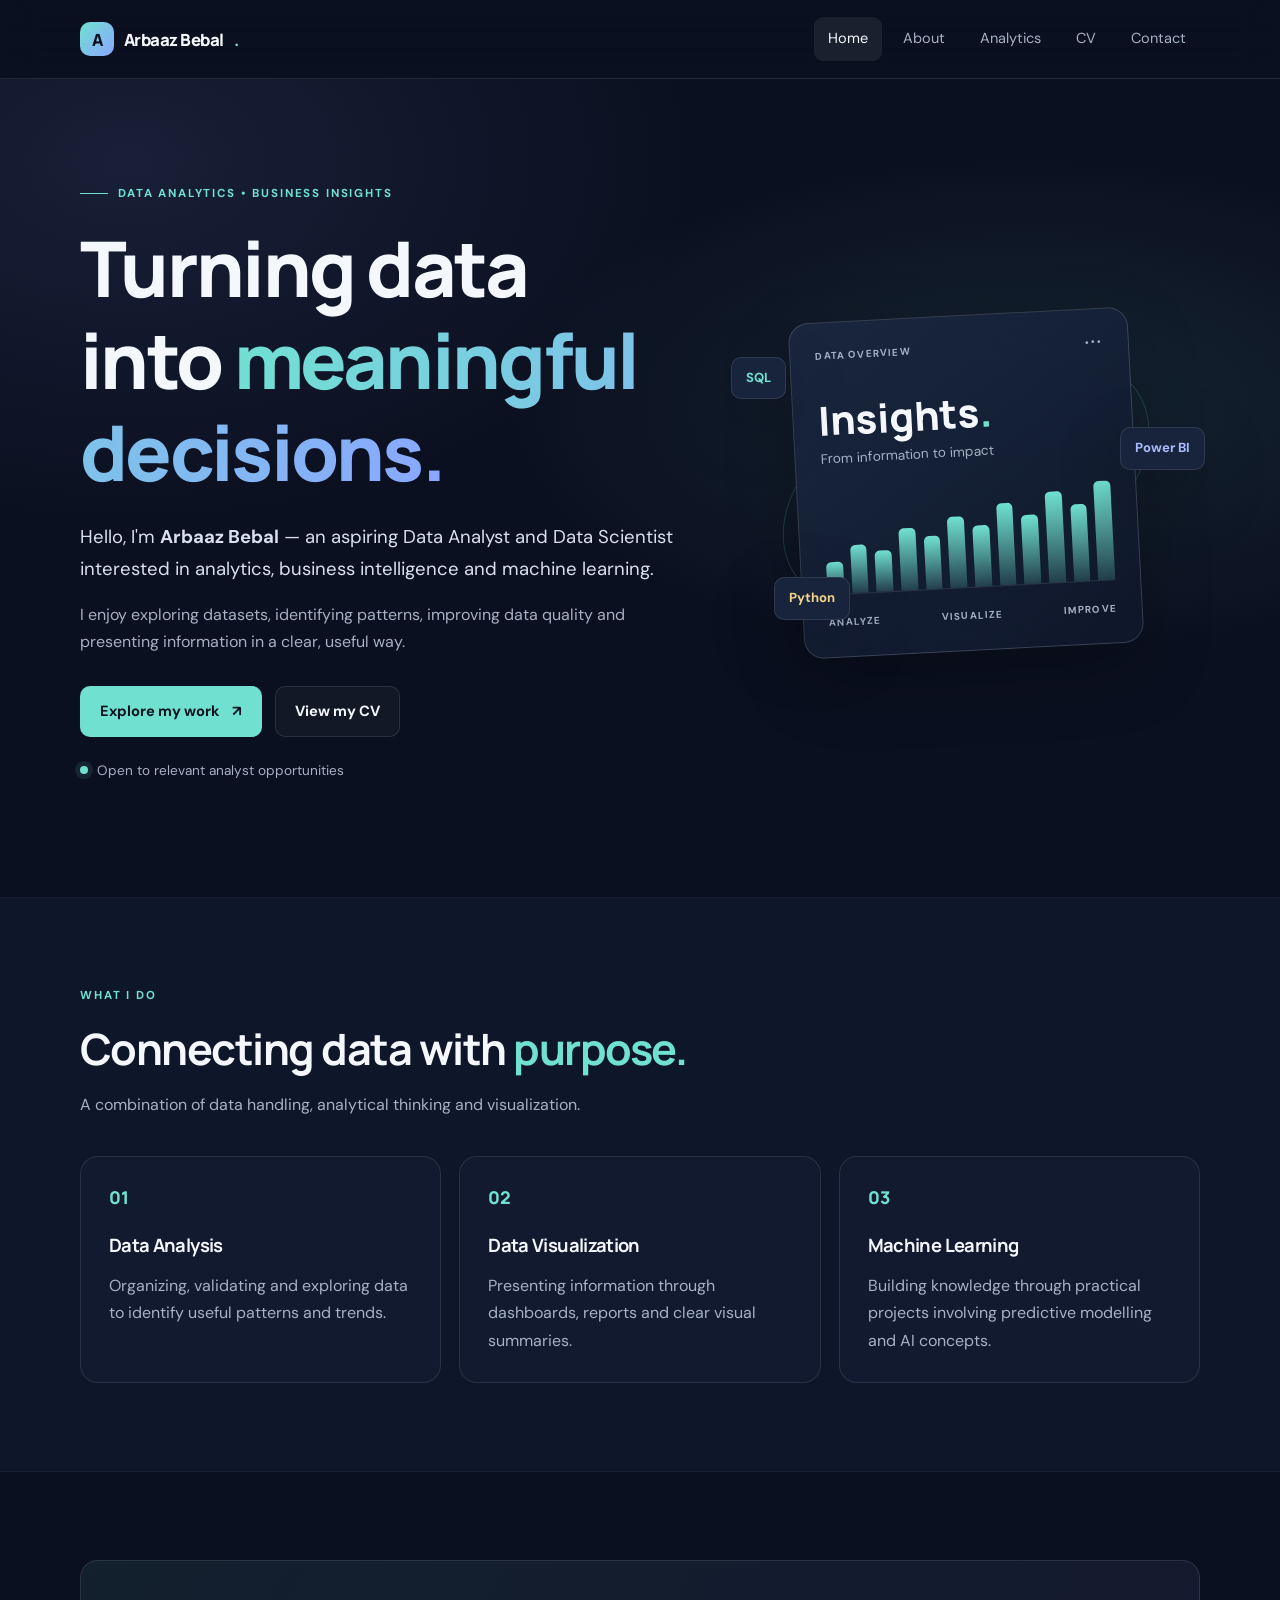
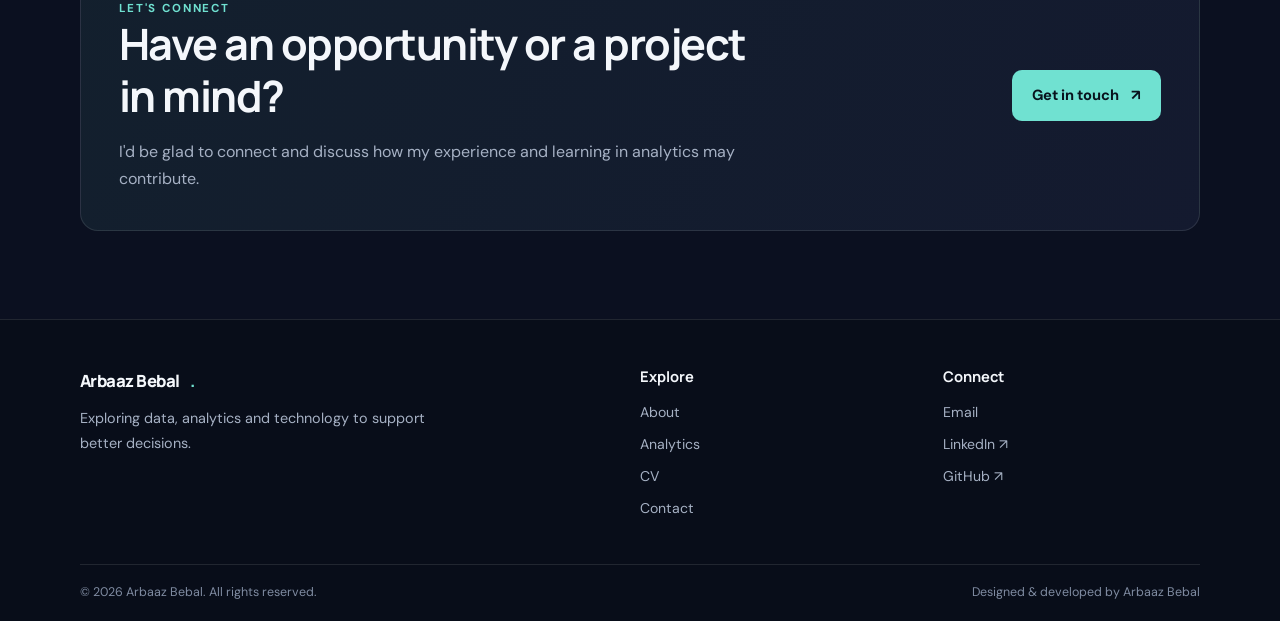
<file: index.html>
<!DOCTYPE html>
<html lang="en">
<head>
  <meta charset="UTF-8">
  <meta name="viewport" content="width=device-width, initial-scale=1.0">
  <meta name="description" content="Arbaaz Bebal's portfolio showcasing data analytics skills, projects and professional experience.">
  <title>Arbaaz Bebal | Data Analyst Portfolio</title>
  <link rel="preconnect" href="https://fonts.googleapis.com">
  <link rel="preconnect" href="https://fonts.gstatic.com" crossorigin>
  <link href="https://fonts.googleapis.com/css2?family=DM+Sans:wght@400;500;600;700&family=Manrope:wght@400;500;600;700;800&display=swap" rel="stylesheet">
  <link rel="stylesheet" href="style.css">
  <script src="script.js" defer></script>
</head>
<body>
  <header class="site-header">
    <div class="container nav-wrap">
      <a class="brand" href="index.html"><span class="brand-mark">A</span> Arbaaz Bebal<span class="accent">.</span></a>
      <button class="menu-toggle" aria-label="Open navigation" aria-expanded="false" aria-controls="primary-nav"><span></span><span></span><span></span></button>
      <nav class="nav-links" id="primary-nav" aria-label="Main navigation">
        <a class="active" href="index.html">Home</a>
        <a href="about.html">About</a>
        <a href="analytics.html">Analytics</a>
        <a href="CV.html">CV</a>
        <a href="contact.html">Contact</a>
      </nav>
    </div>
  </header>

  <main>
    <section class="hero">
      <div class="container hero-grid">
        <div class="hero-copy reveal">
          <p class="eyebrow"><span class="eyebrow-line"></span> DATA ANALYTICS • BUSINESS INSIGHTS</p>
          <h1>Turning data into <span class="gradient-text">meaningful decisions.</span></h1>
          <p class="hero-intro">Hello, I'm <strong>Arbaaz Bebal</strong> — an aspiring Data Analyst and Data Scientist interested in analytics, business intelligence and machine learning.</p>
          <p class="muted">I enjoy exploring datasets, identifying patterns, improving data quality and presenting information in a clear, useful way.</p>
          <div class="hero-actions">
            <a class="btn btn-primary" href="analytics.html">Explore my work <span aria-hidden="true">↗</span></a>
            <a class="btn btn-secondary" href="CV.html">View my CV</a>
          </div>
          <div class="hero-meta"><span class="status-dot"></span> Open to relevant analyst opportunities</div>
        </div>
        <div class="hero-visual reveal" aria-label="Abstract data visualization illustration">
          <div class="visual-orbit orbit-one"></div><div class="visual-orbit orbit-two"></div>
          <div class="visual-card">
            <div class="visual-card-top"><span>DATA OVERVIEW</span><span class="visual-dots">•••</span></div>
            <div class="visual-number">Insights<span>.</span></div>
            <div class="visual-subtitle">From information to impact</div>
            <div class="mini-bars"><i></i><i></i><i></i><i></i><i></i><i></i><i></i><i></i><i></i><i></i><i></i><i></i></div>
            <div class="visual-bottom"><span>ANALYZE</span><span>VISUALIZE</span><span>IMPROVE</span></div>
          </div>
          <div class="floating-chip chip-one">SQL</div><div class="floating-chip chip-two">Power BI</div><div class="floating-chip chip-three">Python</div>
        </div>
      </div>
    </section>

    <section class="section section-soft">
      <div class="container">
        <div class="section-heading reveal"><p class="eyebrow">WHAT I DO</p><h2>Connecting data with <span class="accent">purpose.</span></h2><p class="muted">A combination of data handling, analytical thinking and visualization.</p></div>
        <div class="feature-grid">
          <article class="feature-card reveal"><div class="feature-icon">01</div><h3>Data Analysis</h3><p>Organizing, validating and exploring data to identify useful patterns and trends.</p></article>
          <article class="feature-card reveal"><div class="feature-icon">02</div><h3>Data Visualization</h3><p>Presenting information through dashboards, reports and clear visual summaries.</p></article>
          <article class="feature-card reveal"><div class="feature-icon">03</div><h3>Machine Learning</h3><p>Building knowledge through practical projects involving predictive modelling and AI concepts.</p></article>
        </div>
      </div>
    </section>

    <section class="section">
      <div class="container split-cta reveal">
        <div><p class="eyebrow">LET'S CONNECT</p><h2>Have an opportunity or a project in mind?</h2><p class="muted">I'd be glad to connect and discuss how my experience and learning in analytics may contribute.</p></div>
        <a class="btn btn-primary" href="contact.html">Get in touch <span aria-hidden="true">↗</span></a>
      </div>
    </section>
  </main>
  <footer class="site-footer">
    <div class="container footer-grid">
      <div><a class="brand footer-brand" href="index.html">Arbaaz Bebal<span class="accent">.</span></a><p class="footer-note">Exploring data, analytics and technology to support better decisions.</p></div>
      <div><h3>Explore</h3><a href="about.html">About</a><a href="analytics.html">Analytics</a><a href="CV.html">CV</a><a href="contact.html">Contact</a></div>
      <div><h3>Connect</h3><a href="mailto:bebalarbaaz@gmail.com">Email</a><a href="https://www.linkedin.com/" target="_blank" rel="noopener noreferrer">LinkedIn ↗</a><a href="https://github.com/" target="_blank" rel="noopener noreferrer">GitHub ↗</a></div>
    </div>
    <div class="container footer-bottom"><span>© <span class="year"></span> Arbaaz Bebal. All rights reserved.</span><span>Designed & developed by Arbaaz Bebal</span></div>
  </footer>
</body>
</html>
</file>
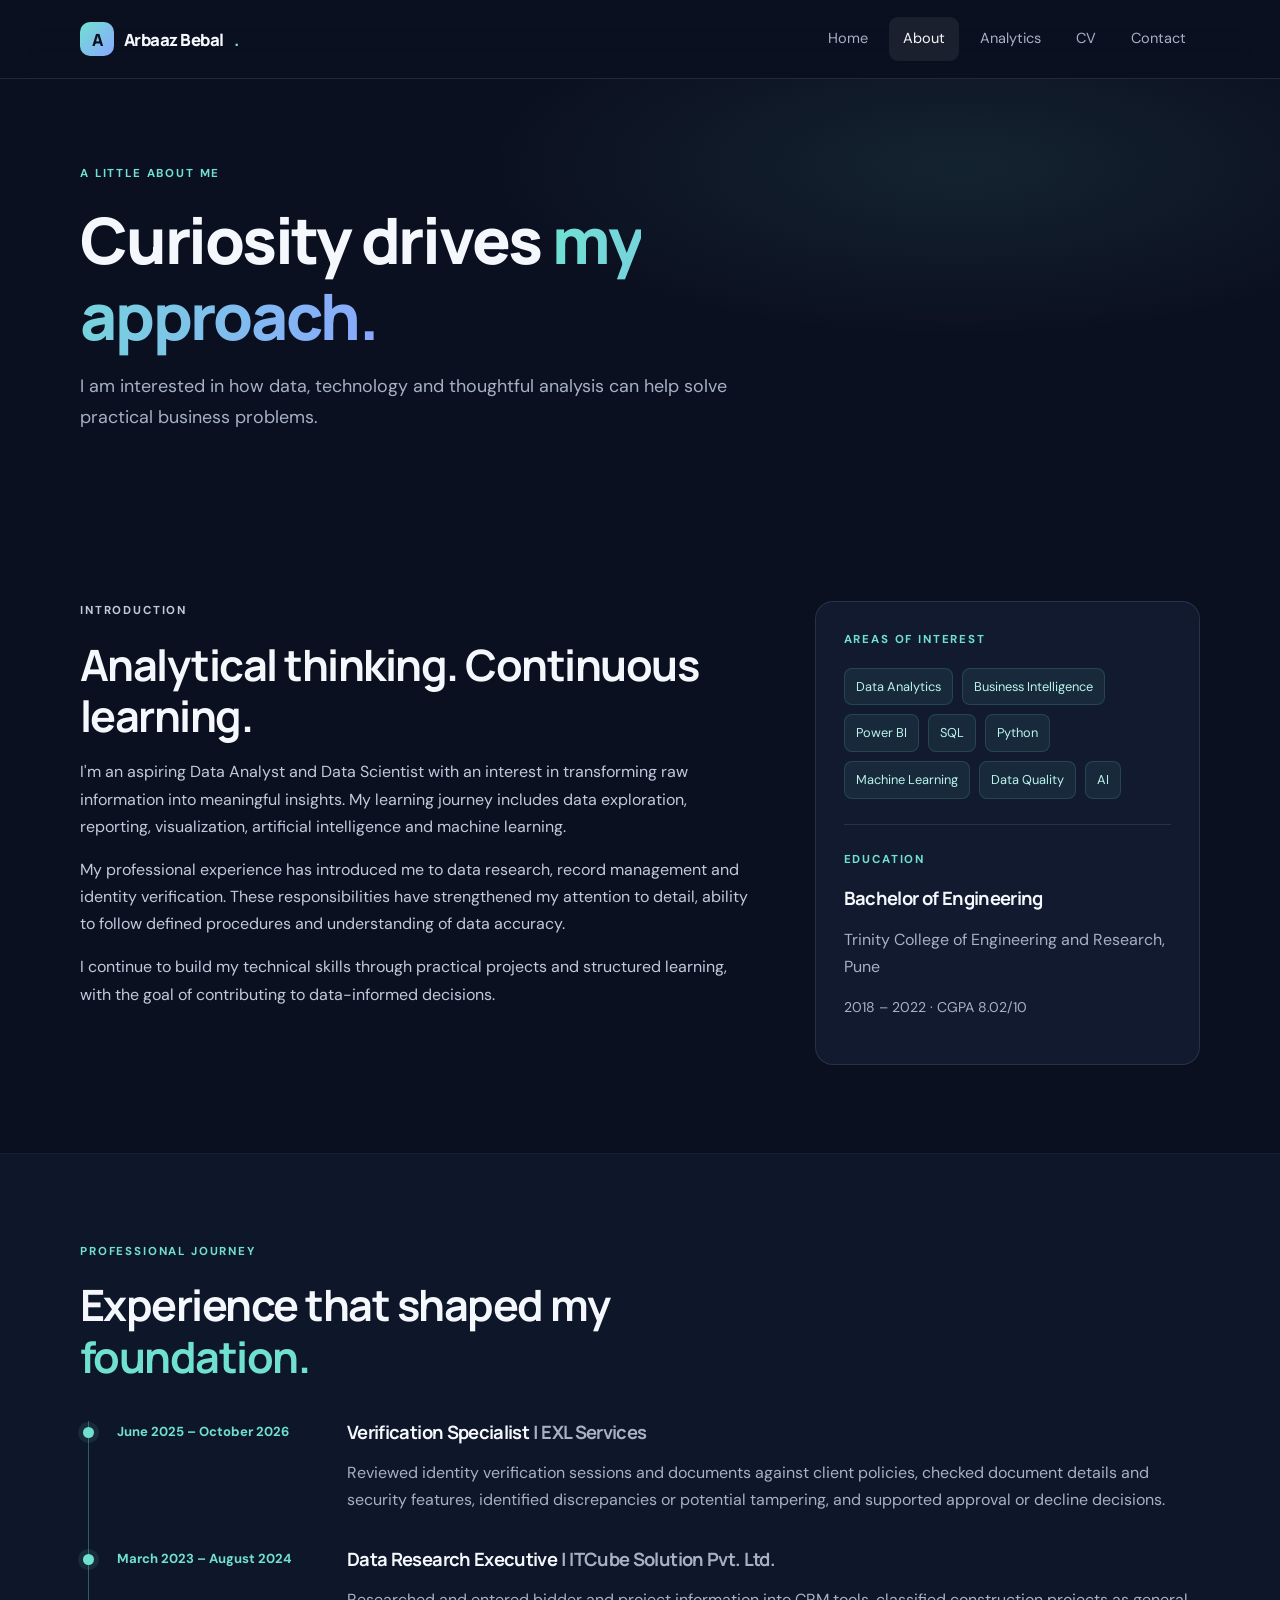
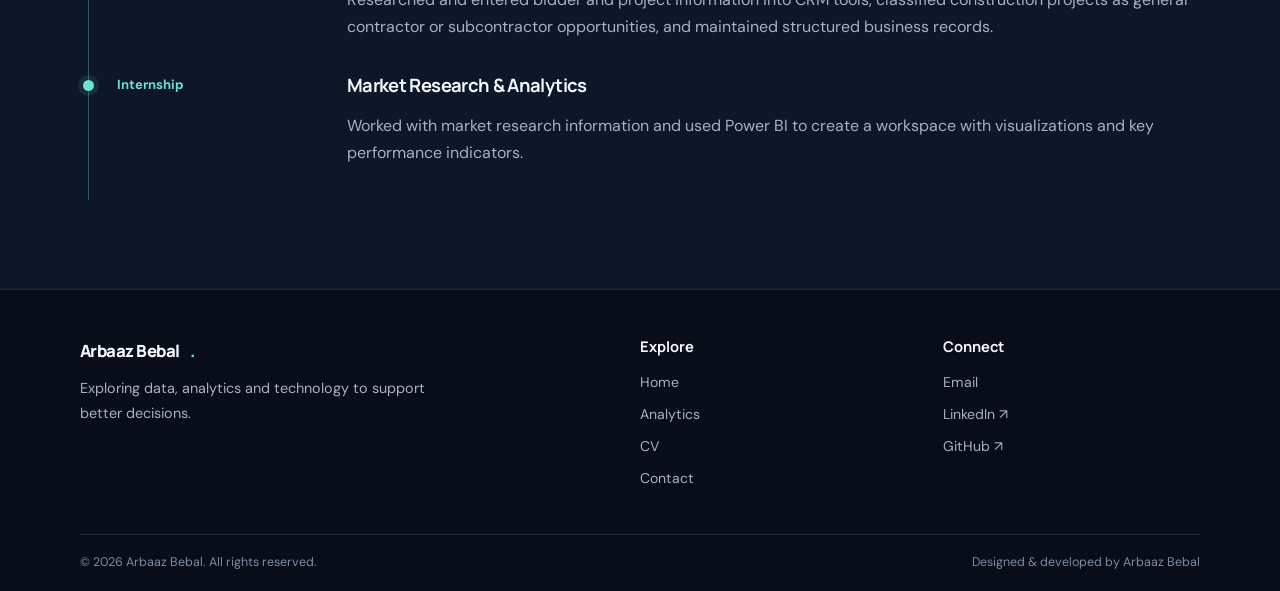
<file: about.html>
<!DOCTYPE html>
<html lang="en">
<head>
  <meta charset="UTF-8"><meta name="viewport" content="width=device-width, initial-scale=1.0">
  <meta name="description" content="Learn about Arbaaz Bebal, his professional background and interests in data analytics.">
  <title>About | Arbaaz Bebal</title>
  <link rel="preconnect" href="https://fonts.googleapis.com"><link rel="preconnect" href="https://fonts.gstatic.com" crossorigin>
  <link href="https://fonts.googleapis.com/css2?family=DM+Sans:wght@400;500;600;700&family=Manrope:wght@400;500;600;700;800&display=swap" rel="stylesheet">
  <link rel="stylesheet" href="style.css"><script src="script.js" defer></script>
</head>
<body>
<header class="site-header"><div class="container nav-wrap"><a class="brand" href="index.html"><span class="brand-mark">A</span> Arbaaz Bebal<span class="accent">.</span></a><button class="menu-toggle" aria-label="Open navigation" aria-expanded="false" aria-controls="primary-nav"><span></span><span></span><span></span></button><nav class="nav-links" id="primary-nav" aria-label="Main navigation"><a href="index.html">Home</a><a class="active" href="about.html">About</a><a href="analytics.html">Analytics</a><a href="CV.html">CV</a><a href="contact.html">Contact</a></nav></div></header>
<main>
  <section class="page-hero"><div class="container reveal"><p class="eyebrow">A LITTLE ABOUT ME</p><h1>Curiosity drives <span class="gradient-text">my approach.</span></h1><p class="lead">I am interested in how data, technology and thoughtful analysis can help solve practical business problems.</p></div></section>
  <section class="section"><div class="container about-layout">
    <div class="about-main reveal"><p class="eyebrow">INTRODUCTION</p><h2>Analytical thinking. Continuous learning.</h2>
      <p>I'm an aspiring Data Analyst and Data Scientist with an interest in transforming raw information into meaningful insights. My learning journey includes data exploration, reporting, visualization, artificial intelligence and machine learning.</p>
      <p>My professional experience has introduced me to data research, record management and identity verification. These responsibilities have strengthened my attention to detail, ability to follow defined procedures and understanding of data accuracy.</p>
      <p>I continue to build my technical skills through practical projects and structured learning, with the goal of contributing to data-informed decisions.</p>
    </div>
    <aside class="about-aside reveal"><p class="eyebrow">AREAS OF INTEREST</p><div class="tag-list"><span>Data Analytics</span><span>Business Intelligence</span><span>Power BI</span><span>SQL</span><span>Python</span><span>Machine Learning</span><span>Data Quality</span><span>AI</span></div><div class="aside-divider"></div><p class="eyebrow">EDUCATION</p><h3>Bachelor of Engineering</h3><p class="muted">Trinity College of Engineering and Research, Pune</p><p class="small muted">2018 – 2022 · CGPA 8.02/10</p></aside>
  </div></section>
  <section class="section section-soft"><div class="container"><div class="section-heading reveal"><p class="eyebrow">PROFESSIONAL JOURNEY</p><h2>Experience that shaped my <span class="accent">foundation.</span></h2></div>
    <div class="timeline">
      <article class="timeline-item reveal"><span class="timeline-date">June 2025 – October 2026</span><div><h3>Verification Specialist <span class="muted">| EXL Services</span></h3><p>Reviewed identity verification sessions and documents against client policies, checked document details and security features, identified discrepancies or potential tampering, and supported approval or decline decisions.</p></div></article>
      <article class="timeline-item reveal"><span class="timeline-date">March 2023 – August 2024</span><div><h3>Data Research Executive <span class="muted">| ITCube Solution Pvt. Ltd.</span></h3><p>Researched and entered bidder and project information into CRM tools, classified construction projects as general contractor or subcontractor opportunities, and maintained structured business records.</p></div></article>
      <article class="timeline-item reveal"><span class="timeline-date">Internship</span><div><h3>Market Research & Analytics</h3><p>Worked with market research information and used Power BI to create a workspace with visualizations and key performance indicators.</p></div></article>
    </div>
  </div></section>
</main>
<footer class="site-footer"><div class="container footer-grid"><div><a class="brand footer-brand" href="index.html">Arbaaz Bebal<span class="accent">.</span></a><p class="footer-note">Exploring data, analytics and technology to support better decisions.</p></div><div><h3>Explore</h3><a href="index.html">Home</a><a href="analytics.html">Analytics</a><a href="CV.html">CV</a><a href="contact.html">Contact</a></div><div><h3>Connect</h3><a href="mailto:bebalarbaaz@gmail.com">Email</a><a href="https://www.linkedin.com/" target="_blank" rel="noopener noreferrer">LinkedIn ↗</a><a href="https://github.com/" target="_blank" rel="noopener noreferrer">GitHub ↗</a></div></div><div class="container footer-bottom"><span>© <span class="year"></span> Arbaaz Bebal. All rights reserved.</span><span>Designed & developed by Arbaaz Bebal</span></div></footer>
</body></html>
</file>
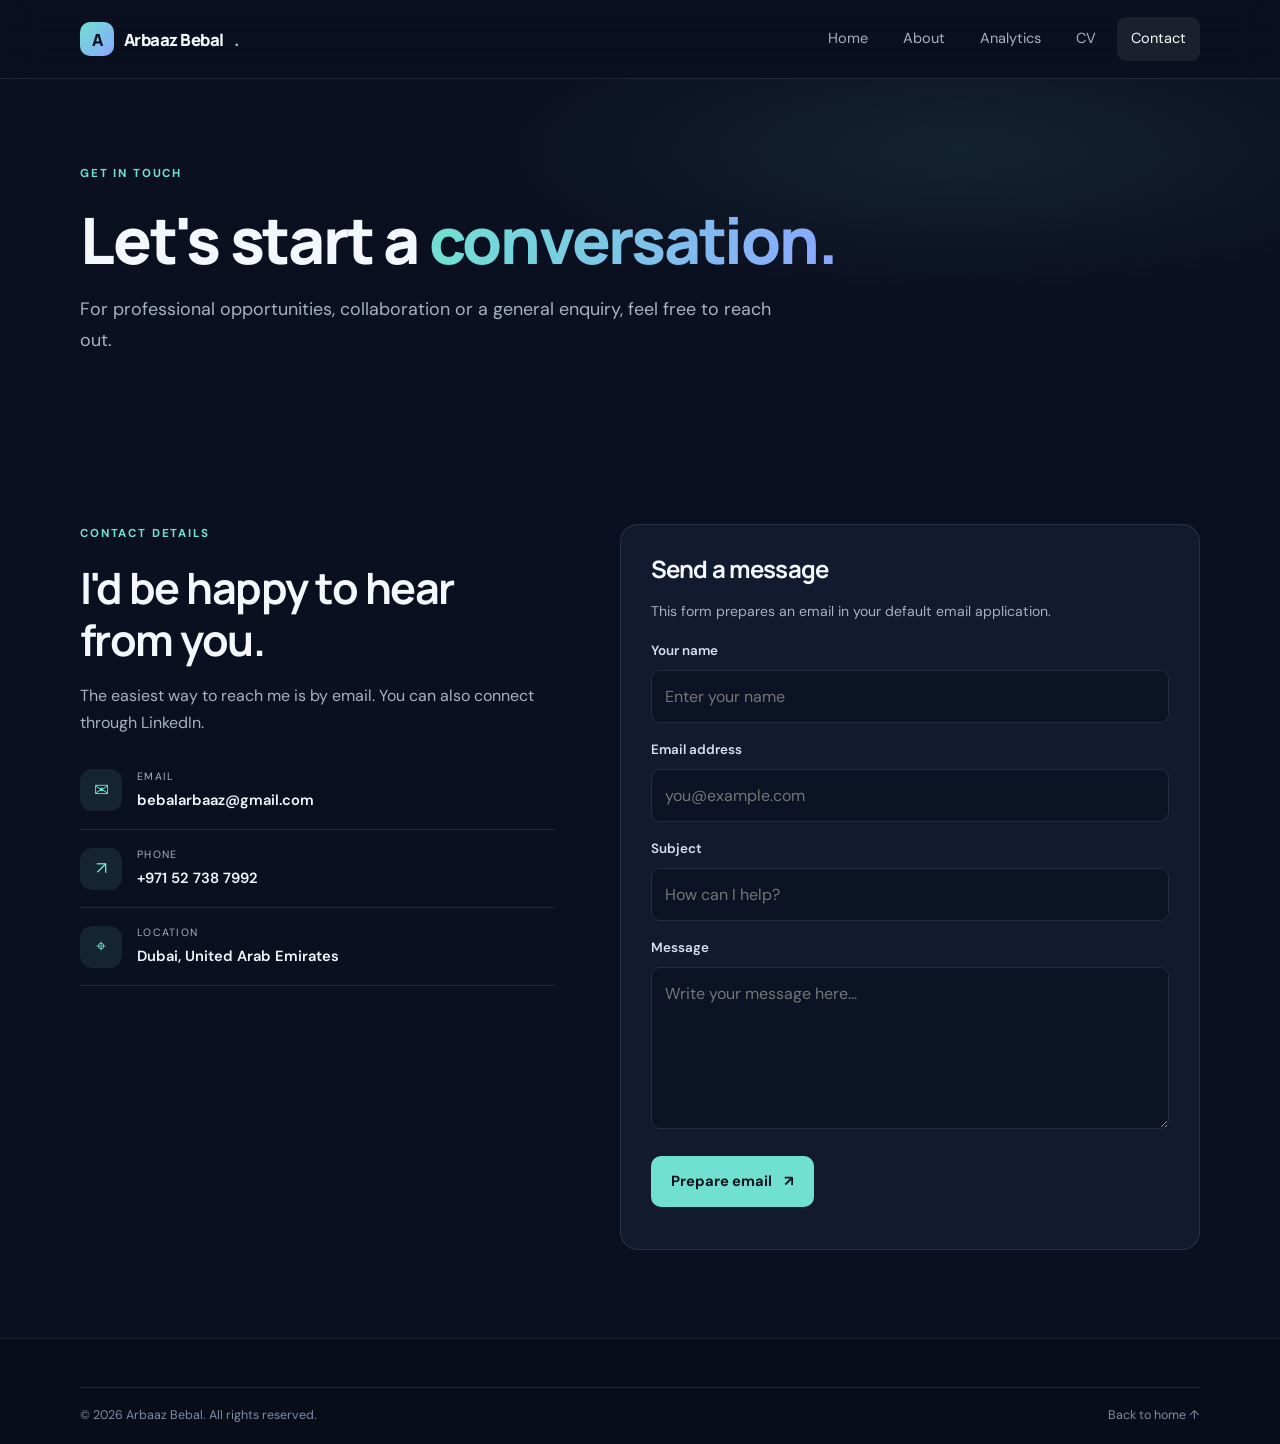
<file: contact.html>
<!DOCTYPE html>
<html lang="en">
<head>
  <meta charset="UTF-8"><meta name="viewport" content="width=device-width, initial-scale=1.0">
  <meta name="description" content="Contact Arbaaz Bebal about data analytics opportunities and professional connections.">
  <title>Contact | Arbaaz Bebal</title>
  <link rel="preconnect" href="https://fonts.googleapis.com"><link rel="preconnect" href="https://fonts.gstatic.com" crossorigin>
  <link href="https://fonts.googleapis.com/css2?family=DM+Sans:wght@400;500;600;700&family=Manrope:wght@400;500;600;700;800&display=swap" rel="stylesheet">
  <link rel="stylesheet" href="style.css"><script src="script.js" defer></script>
</head>
<body>
<header class="site-header"><div class="container nav-wrap"><a class="brand" href="index.html"><span class="brand-mark">A</span> Arbaaz Bebal<span class="accent">.</span></a><button class="menu-toggle" aria-label="Open navigation" aria-expanded="false" aria-controls="primary-nav"><span></span><span></span><span></span></button><nav class="nav-links" id="primary-nav" aria-label="Main navigation"><a href="index.html">Home</a><a href="about.html">About</a><a href="analytics.html">Analytics</a><a href="CV.html">CV</a><a class="active" href="contact.html">Contact</a></nav></div></header>
<main>
  <section class="page-hero"><div class="container reveal"><p class="eyebrow">GET IN TOUCH</p><h1>Let's start a <span class="gradient-text">conversation.</span></h1><p class="lead">For professional opportunities, collaboration or a general enquiry, feel free to reach out.</p></div></section>
  <section class="section"><div class="container contact-layout">
    <div class="contact-info reveal"><p class="eyebrow">CONTACT DETAILS</p><h2>I'd be happy to hear from you.</h2><p class="muted">The easiest way to reach me is by email. You can also connect through LinkedIn.</p>
      <a class="contact-method" href="mailto:bebalarbaaz@gmail.com"><span class="contact-symbol">✉</span><span><small>EMAIL</small><strong>bebalarbaaz@gmail.com</strong></span></a>
      <a class="contact-method" href="tel:+971527387992"><span class="contact-symbol">↗</span><span><small>PHONE</small><strong>+971 52 738 7992</strong></span></a>
      <div class="contact-method"><span class="contact-symbol">⌖</span><span><small>LOCATION</small><strong>Dubai, United Arab Emirates</strong></span></div>
    </div>
    <form class="contact-form reveal" id="contact-form"><h2>Send a message</h2><p class="muted small">This form prepares an email in your default email application.</p>
      <label for="name">Your name</label><input id="name" name="name" type="text" placeholder="Enter your name" autocomplete="name" required>
      <label for="email">Email address</label><input id="email" name="email" type="email" placeholder="you@example.com" autocomplete="email" required>
      <label for="subject">Subject</label><input id="subject" name="subject" type="text" placeholder="How can I help?" required>
      <label for="message">Message</label><textarea id="message" name="message" rows="5" placeholder="Write your message here..." required></textarea>
      <button class="btn btn-primary" type="submit">Prepare email <span aria-hidden="true">↗</span></button><p class="form-note" id="form-note" role="status" aria-live="polite"></p>
    </form>
  </div></section>
</main>
<footer class="site-footer"><div class="container footer-bottom"><span>© <span class="year"></span> Arbaaz Bebal. All rights reserved.</span><a href="index.html">Back to home ↑</a></div></footer>
</body></html>
</file>
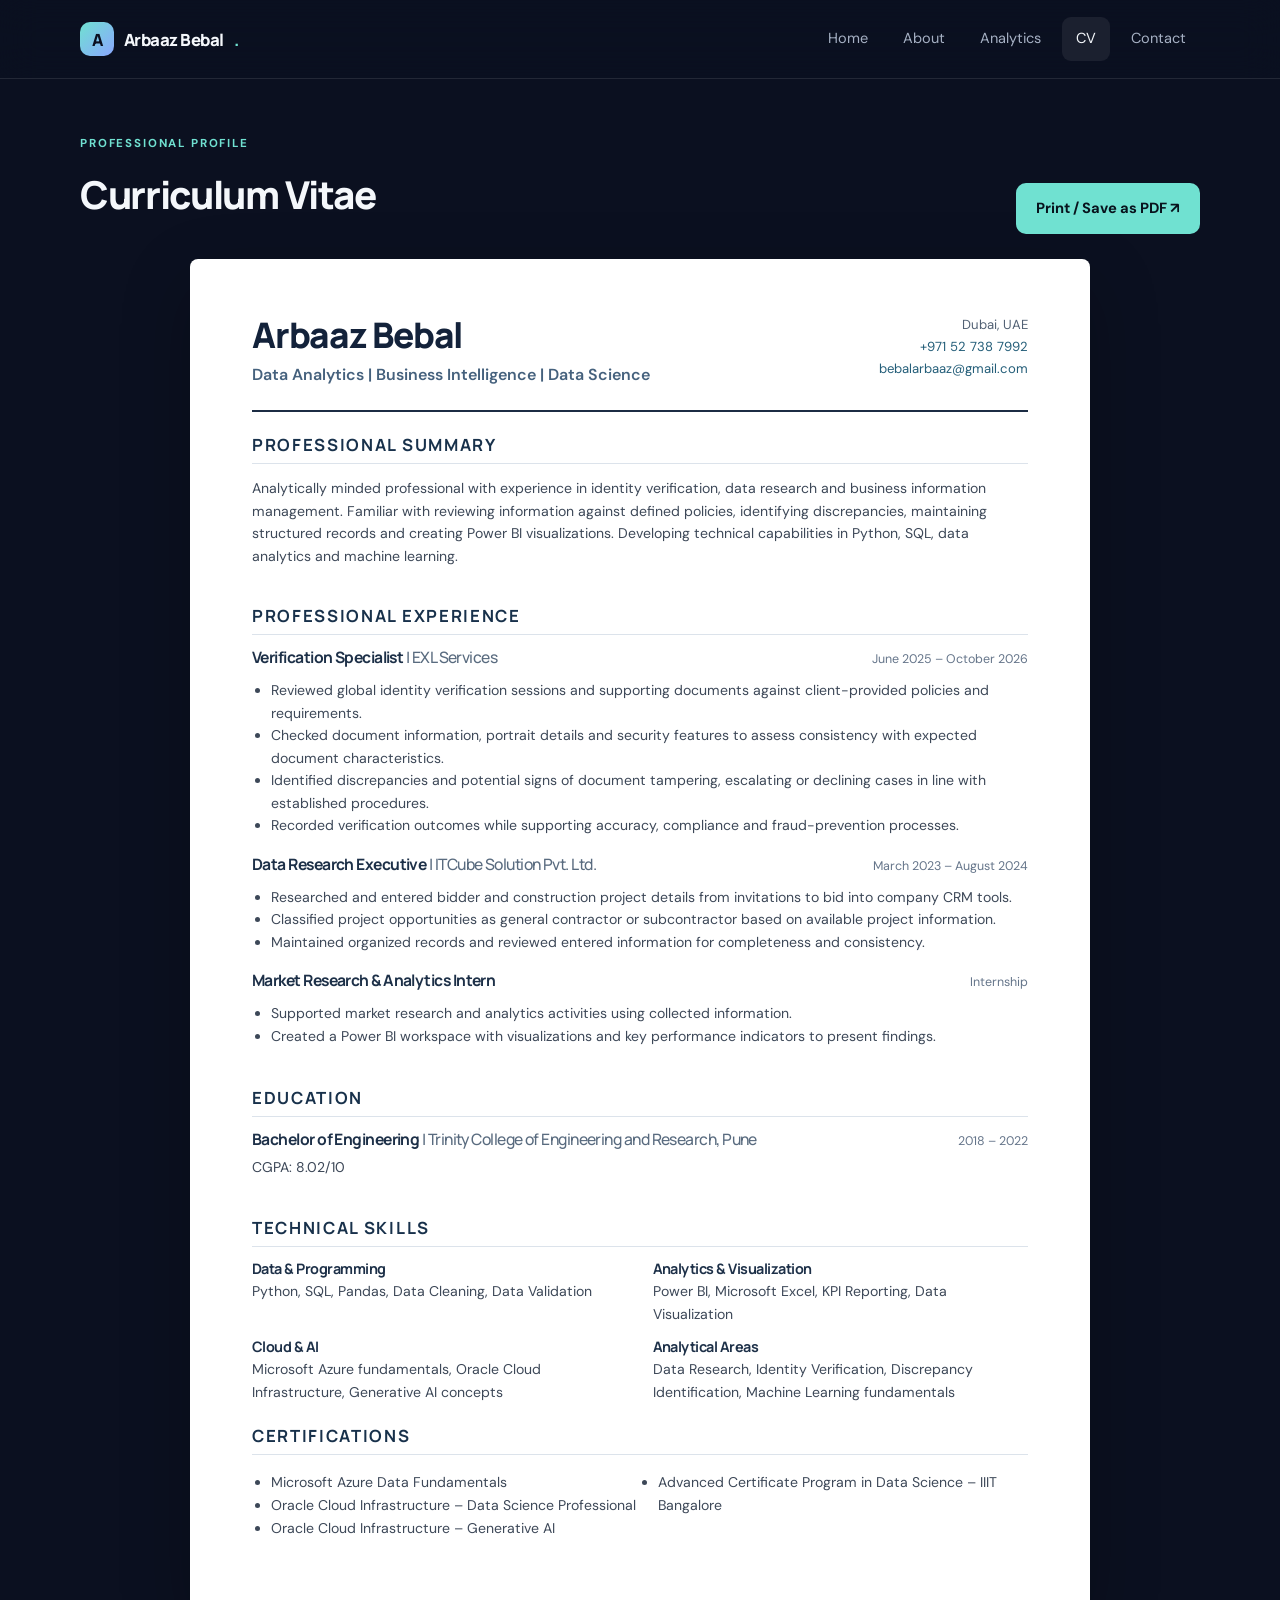
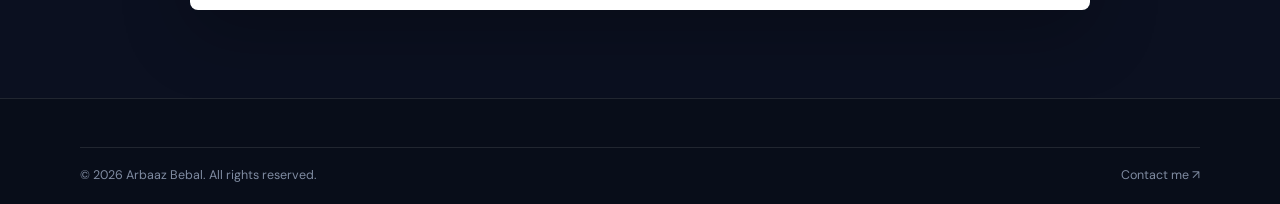
<file: CV.html>
<!DOCTYPE html>
<html lang="en">
<head>
  <meta charset="UTF-8"><meta name="viewport" content="width=device-width, initial-scale=1.0">
  <meta name="description" content="View the professional CV of Arbaaz Bebal, including experience, education and technical skills.">
  <title>CV | Arbaaz Bebal</title>
  <link rel="preconnect" href="https://fonts.googleapis.com"><link rel="preconnect" href="https://fonts.gstatic.com" crossorigin>
  <link href="https://fonts.googleapis.com/css2?family=DM+Sans:wght@400;500;600;700&family=Manrope:wght@400;500;600;700;800&display=swap" rel="stylesheet">
  <link rel="stylesheet" href="style.css"><script src="script.js" defer></script>
</head>
<body>
<header class="site-header no-print"><div class="container nav-wrap"><a class="brand" href="index.html"><span class="brand-mark">A</span> Arbaaz Bebal<span class="accent">.</span></a><button class="menu-toggle" aria-label="Open navigation" aria-expanded="false" aria-controls="primary-nav"><span></span><span></span><span></span></button><nav class="nav-links" id="primary-nav" aria-label="Main navigation"><a href="index.html">Home</a><a href="about.html">About</a><a href="analytics.html">Analytics</a><a class="active" href="CV.html">CV</a><a href="contact.html">Contact</a></nav></div></header>
<main class="section cv-section"><div class="container">
  <div class="cv-toolbar no-print"><div><p class="eyebrow">PROFESSIONAL PROFILE</p><h1>Curriculum Vitae</h1></div><button class="btn btn-primary" onclick="window.print()">Print / Save as PDF ↗</button></div>
  <article class="cv-paper">
    <header class="cv-header"><div><h1>Arbaaz Bebal</h1><p class="cv-role">Data Analytics | Business Intelligence | Data Science</p></div><div class="cv-contact"><span>Dubai, UAE</span><a href="tel:+971527387992">+971 52 738 7992</a><a href="mailto:bebalarbaaz@gmail.com">bebalarbaaz@gmail.com</a></div></header>
    <section class="cv-block"><h2>Professional Summary</h2><p>Analytically minded professional with experience in identity verification, data research and business information management. Familiar with reviewing information against defined policies, identifying discrepancies, maintaining structured records and creating Power BI visualizations. Developing technical capabilities in Python, SQL, data analytics and machine learning.</p></section>
    <section class="cv-block"><h2>Professional Experience</h2>
      <div class="cv-entry"><div class="cv-entry-heading"><h3>Verification Specialist <span>| EXL Services</span></h3><time>June 2025 – October 2026</time></div><ul><li>Reviewed global identity verification sessions and supporting documents against client-provided policies and requirements.</li><li>Checked document information, portrait details and security features to assess consistency with expected document characteristics.</li><li>Identified discrepancies and potential signs of document tampering, escalating or declining cases in line with established procedures.</li><li>Recorded verification outcomes while supporting accuracy, compliance and fraud-prevention processes.</li></ul></div>
      <div class="cv-entry"><div class="cv-entry-heading"><h3>Data Research Executive <span>| ITCube Solution Pvt. Ltd.</span></h3><time>March 2023 – August 2024</time></div><ul><li>Researched and entered bidder and construction project details from invitations to bid into company CRM tools.</li><li>Classified project opportunities as general contractor or subcontractor based on available project information.</li><li>Maintained organized records and reviewed entered information for completeness and consistency.</li></ul></div>
      <div class="cv-entry"><div class="cv-entry-heading"><h3>Market Research & Analytics Intern</h3><time>Internship</time></div><ul><li>Supported market research and analytics activities using collected information.</li><li>Created a Power BI workspace with visualizations and key performance indicators to present findings.</li></ul></div>
    </section>
    <section class="cv-block"><h2>Education</h2><div class="cv-entry-heading"><h3>Bachelor of Engineering <span>| Trinity College of Engineering and Research, Pune</span></h3><time>2018 – 2022</time></div><p>CGPA: 8.02/10</p></section>
    <section class="cv-block"><h2>Technical Skills</h2><div class="cv-skills"><div><h3>Data & Programming</h3><p>Python, SQL, Pandas, Data Cleaning, Data Validation</p></div><div><h3>Analytics & Visualization</h3><p>Power BI, Microsoft Excel, KPI Reporting, Data Visualization</p></div><div><h3>Cloud & AI</h3><p>Microsoft Azure fundamentals, Oracle Cloud Infrastructure, Generative AI concepts</p></div><div><h3>Analytical Areas</h3><p>Data Research, Identity Verification, Discrepancy Identification, Machine Learning fundamentals</p></div></div></section>
    <section class="cv-block"><h2>Certifications</h2><ul class="cert-list"><li>Microsoft Azure Data Fundamentals</li><li>Oracle Cloud Infrastructure – Data Science Professional</li><li>Oracle Cloud Infrastructure – Generative AI</li><li>Advanced Certificate Program in Data Science – IIIT Bangalore</li></ul></section>
  </article>
</div></main>
<footer class="site-footer no-print"><div class="container footer-bottom"><span>© <span class="year"></span> Arbaaz Bebal. All rights reserved.</span><a href="contact.html">Contact me ↗</a></div></footer>
</body></html>
</file>
<file: style.css>
/* ------------------------------
   Arbaaz Bebal Portfolio
   Shared responsive styling
-------------------------------- */
:root {
  --bg: #0b1020;
  --surface: #111a2e;
  --surface-2: #151f35;
  --text: #f4f7fb;
  --muted: #a6b1c4;
  --line: rgba(255,255,255,.10);
  --accent: #70e1d1;
  --accent-2: #8aa7ff;
  --dark: #0b1020;
  --radius: 18px;
  --shadow: 0 24px 70px rgba(0,0,0,.24);
}
* { box-sizing: border-box; }
html { scroll-behavior: smooth; }
body { margin: 0; background: var(--bg); color: var(--text); font-family: "DM Sans", sans-serif; line-height: 1.7; }
a { color: inherit; text-decoration: none; }
button, input, textarea { font: inherit; }
.container { width: min(1120px, calc(100% - 44px)); margin: 0 auto; }
h1, h2, h3 { font-family: "Manrope", sans-serif; line-height: 1.2; margin: 0 0 16px; letter-spacing: -.035em; }
h1 { font-size: clamp(2.7rem, 6vw, 5.1rem); font-weight: 800; }
h2 { font-size: clamp(1.8rem, 3.5vw, 2.7rem); }
h3 { font-size: 1.15rem; }
p { margin: 0 0 16px; }
.accent { color: var(--accent); }
.gradient-text { background: linear-gradient(100deg, var(--accent), var(--accent-2)); color: transparent; background-clip: text; -webkit-background-clip: text; }
.muted { color: var(--muted); }
.small { font-size: .88rem; }
.eyebrow { display: flex; align-items: center; gap: 10px; color: var(--accent); font-size: .72rem; font-weight: 700; letter-spacing: .16em; margin-bottom: 18px; }
.eyebrow-line { width: 28px; height: 1px; background: var(--accent); }
.site-header { position: sticky; top: 0; z-index: 20; background: rgba(11,16,32,.88); border-bottom: 1px solid var(--line); backdrop-filter: blur(18px); }
.nav-wrap { min-height: 78px; display: flex; align-items: center; justify-content: space-between; gap: 24px; }
.brand { display: inline-flex; align-items: center; gap: 10px; font: 800 1.05rem "Manrope", sans-serif; letter-spacing: -.03em; white-space: nowrap; }
.brand-mark { width: 34px; height: 34px; display: grid; place-items: center; border-radius: 10px; background: linear-gradient(135deg, var(--accent), var(--accent-2)); color: var(--dark); font-weight: 800; }
.nav-links { display: flex; align-items: center; gap: 7px; }
.nav-links a { color: var(--muted); padding: 10px 14px; border-radius: 9px; font-size: .91rem; transition: .2s ease; }
.nav-links a:hover, .nav-links a.active { color: var(--text); background: rgba(255,255,255,.07); }
.menu-toggle { display: none; border: 1px solid var(--line); background: transparent; border-radius: 9px; padding: 9px; cursor: pointer; }
.menu-toggle span { display: block; width: 21px; height: 2px; margin: 4px; background: var(--text); }
.hero { overflow: hidden; position: relative; padding: 105px 0 115px; background: radial-gradient(ellipse at 80% 40%, rgba(112,225,209,.10), transparent 36%), radial-gradient(ellipse at 10% 10%, rgba(138,167,255,.10), transparent 35%); }
.hero-grid { display: grid; grid-template-columns: 1.12fr .88fr; align-items: center; gap: 55px; }
.hero-copy h1 { max-width: 720px; }
.hero-intro { font-size: 1.16rem; color: #d8e0ed; max-width: 650px; margin-top: 24px; }
.hero-copy .muted { max-width: 620px; }
.hero-actions { display: flex; flex-wrap: wrap; gap: 13px; margin: 30px 0 22px; }
.btn { display: inline-flex; align-items: center; justify-content: center; gap: 12px; border: 1px solid transparent; border-radius: 10px; padding: 12px 19px; font-weight: 700; font-size: .92rem; cursor: pointer; transition: transform .2s, background .2s, border-color .2s; }
.btn:hover { transform: translateY(-2px); }
.btn-primary { background: var(--accent); color: #08131d; }
.btn-primary:hover { background: #91f0e3; }
.btn-secondary { border-color: var(--line); color: var(--text); background: rgba(255,255,255,.035); }
.btn-secondary:hover { border-color: rgba(112,225,209,.55); }
.hero-meta { color: var(--muted); font-size: .85rem; display: flex; align-items: center; gap: 9px; }
.status-dot { width: 8px; height: 8px; background: var(--accent); border-radius: 50%; box-shadow: 0 0 0 5px rgba(112,225,209,.10); }
.hero-visual { min-height: 370px; display: grid; place-items: center; position: relative; }
.visual-orbit { position: absolute; border: 1px solid rgba(112,225,209,.18); border-radius: 50%; transform: rotate(-25deg); }
.orbit-one { width: 390px; height: 230px; }
.orbit-two { width: 330px; height: 300px; transform: rotate(35deg); border-color: rgba(138,167,255,.2); }
.visual-card { z-index: 1; width: min(100%, 340px); padding: 25px; border: 1px solid rgba(255,255,255,.15); border-radius: 20px; background: linear-gradient(145deg, rgba(26,39,64,.96), rgba(15,24,42,.96)); box-shadow: var(--shadow); transform: rotate(-3deg); }
.visual-card-top, .visual-bottom { display: flex; justify-content: space-between; color: var(--muted); font-size: .62rem; letter-spacing: .12em; font-weight: 700; }
.visual-dots { letter-spacing: .2em; }
.visual-number { font: 800 2.5rem "Manrope", sans-serif; margin-top: 27px; }
.visual-number span { color: var(--accent); }
.visual-subtitle { color: var(--muted); font-size: .85rem; }
.mini-bars { height: 100px; display: flex; align-items: end; gap: 8px; margin: 25px 0 20px; border-bottom: 1px solid var(--line); }
.mini-bars i { flex: 1; border-radius: 5px 5px 0 0; background: linear-gradient(180deg, var(--accent), rgba(112,225,209,.18)); }
.mini-bars i:nth-child(1) { height: 32%; }.mini-bars i:nth-child(2) { height: 48%; }.mini-bars i:nth-child(3) { height: 41%; }.mini-bars i:nth-child(4) { height: 63%; }.mini-bars i:nth-child(5) { height: 54%; }.mini-bars i:nth-child(6) { height: 72%; }.mini-bars i:nth-child(7) { height: 62%; }.mini-bars i:nth-child(8) { height: 83%; }.mini-bars i:nth-child(9) { height: 70%; }.mini-bars i:nth-child(10) { height: 92%; }.mini-bars i:nth-child(11) { height: 78%; }.mini-bars i:nth-child(12) { height: 100%; }
.floating-chip { position: absolute; z-index: 2; padding: 9px 14px; border: 1px solid var(--line); border-radius: 10px; background: #18243b; box-shadow: var(--shadow); font-size: .82rem; font-weight: 700; }
.chip-one { top: 16%; left: 0; color: var(--accent); }.chip-two { right: -1%; top: 35%; color: #aabaff; }.chip-three { bottom: 13%; left: 9%; color: #f4d38a; }
.section { padding: 88px 0; }
.section-soft { background: #0e1629; border-top: 1px solid rgba(255,255,255,.035); border-bottom: 1px solid rgba(255,255,255,.035); }
.section-heading { max-width: 680px; margin-bottom: 38px; }
.section-heading .muted { max-width: 550px; }
.feature-grid { display: grid; grid-template-columns: repeat(3, 1fr); gap: 18px; }
.feature-card { padding: 28px; background: var(--surface); border: 1px solid var(--line); border-radius: var(--radius); transition: .25s; }
.feature-card:hover, .chart-card:hover { transform: translateY(-4px); border-color: rgba(112,225,209,.35); }
.feature-icon { color: var(--accent); font: 800 1.1rem "Manrope", sans-serif; margin-bottom: 25px; }
.feature-card p { color: var(--muted); margin: 0; }
.split-cta { display: flex; align-items: center; justify-content: space-between; gap: 30px; padding: 38px; border: 1px solid var(--line); border-radius: var(--radius); background: linear-gradient(120deg, rgba(112,225,209,.08), rgba(138,167,255,.07)); }
.split-cta h2 { max-width: 650px; }
.split-cta p { max-width: 620px; margin-bottom: 0; }
.site-footer { background: #080d19; border-top: 1px solid var(--line); padding: 48px 0 18px; }
.footer-grid { display: grid; grid-template-columns: 2fr 1fr 1fr; gap: 45px; padding-bottom: 35px; }
.footer-brand { margin-bottom: 14px; }
.footer-note { color: var(--muted); max-width: 350px; font-size: .9rem; }
.footer-grid h3 { font-size: .92rem; letter-spacing: 0; margin-bottom: 15px; }
.footer-grid > div:not(:first-child) a { display: block; width: fit-content; color: var(--muted); font-size: .88rem; margin: 8px 0; }
.footer-grid a:hover, .footer-bottom a:hover { color: var(--accent); }
.footer-bottom { display: flex; justify-content: space-between; gap: 18px; border-top: 1px solid var(--line); padding-top: 17px; color: #7f8ba1; font-size: .78rem; }
.page-hero { padding: 85px 0 65px; background: radial-gradient(ellipse at 75% 20%, rgba(112,225,209,.09), transparent 35%); }
.page-hero h1 { font-size: clamp(2.5rem, 5vw, 4.2rem); max-width: 850px; }
.lead { color: var(--muted); font-size: 1.12rem; max-width: 700px; }
.about-layout { display: grid; grid-template-columns: 1.4fr .8fr; gap: 60px; align-items: start; }
.about-main p { color: #c1cada; }
.about-aside { padding: 28px; border: 1px solid var(--line); border-radius: var(--radius); background: var(--surface); }
.tag-list { display: flex; flex-wrap: wrap; gap: 9px; }
.tag-list span { padding: 7px 11px; border-radius: 8px; background: rgba(112,225,209,.08); color: #b9f4eb; border: 1px solid rgba(112,225,209,.15); font-size: .8rem; }
.aside-divider { height: 1px; background: var(--line); margin: 25px 0; }
.timeline { border-left: 1px solid rgba(112,225,209,.35); margin-left: 8px; }
.timeline-item { display: grid; grid-template-columns: 205px 1fr; gap: 25px; padding: 0 0 34px 28px; position: relative; }
.timeline-item::before { content: ""; position: absolute; left: -6px; top: 6px; width: 11px; height: 11px; background: var(--accent); border-radius: 50%; box-shadow: 0 0 0 5px rgba(112,225,209,.10); }
.timeline-date { color: var(--accent); font-size: .82rem; font-weight: 700; }
.timeline-item p { color: var(--muted); margin: 0; }
.notice { padding: 15px 18px; border: 1px solid rgba(244,211,138,.25); border-radius: 10px; background: rgba(244,211,138,.06); color: #d9d0b9; font-size: .9rem; margin-bottom: 25px; }
.notice strong { color: #f4d38a; }
.chart-grid { display: grid; grid-template-columns: 1fr 1fr; gap: 20px; }
.chart-card { padding: 25px; background: var(--surface); border: 1px solid var(--line); border-radius: var(--radius); transition: .25s; min-width: 0; }
.chart-wide { grid-column: 1 / -1; }
.chart-heading { display: flex; align-items: start; justify-content: space-between; gap: 15px; }
.chart-heading h2 { font-size: 1.2rem; }
.chart-heading .eyebrow { font-size: .64rem; margin-bottom: 8px; }
.chart-label { color: var(--muted); font-size: .72rem; border: 1px solid var(--line); border-radius: 20px; padding: 5px 9px; white-space: nowrap; }
.chart-area { position: relative; height: 290px; margin-top: 15px; }
.cv-section { padding-top: 55px; }
.cv-toolbar { display: flex; align-items: end; justify-content: space-between; gap: 20px; margin-bottom: 25px; }
.cv-toolbar h1 { font-size: 2.4rem; }
.cv-paper { background: #fff; color: #202938; max-width: 900px; margin: auto; padding: 55px 62px; border-radius: 8px; box-shadow: var(--shadow); }
.cv-header { display: flex; justify-content: space-between; gap: 25px; padding-bottom: 22px; border-bottom: 2px solid #1c2c44; }
.cv-header h1 { font-size: 2.2rem; color: #13223a; margin-bottom: 5px; }
.cv-role { color: #45617d; font-weight: 600; margin: 0; }
.cv-contact { display: flex; flex-direction: column; align-items: end; font-size: .82rem; color: #526174; }
.cv-contact a { color: #245e79; }
.cv-block { padding-top: 23px; }
.cv-block h2 { color: #18314b; font-size: 1.05rem; text-transform: uppercase; letter-spacing: .1em; padding-bottom: 8px; border-bottom: 1px solid #dce3eb; margin-bottom: 13px; }
.cv-block p, .cv-block li { font-size: .88rem; line-height: 1.6; color: #3d4858; }
.cv-entry { margin-bottom: 18px; }
.cv-entry-heading { display: flex; justify-content: space-between; gap: 15px; align-items: baseline; }
.cv-entry-heading h3 { color: #1d3048; font-size: .98rem; margin: 0 0 7px; }
.cv-entry-heading h3 span { color: #596b7f; font-weight: 500; }
.cv-entry-heading time { color: #65758a; font-size: .78rem; white-space: nowrap; }
.cv-entry ul { padding-left: 19px; margin: 5px 0 0; }
.cv-skills { display: grid; grid-template-columns: 1fr 1fr; gap: 13px 25px; }
.cv-skills h3 { color: #1d3048; font-size: .9rem; margin-bottom: 3px; }
.cv-skills p { margin: 0; }
.cert-list { columns: 2; padding-left: 19px; }
.contact-layout { display: grid; grid-template-columns: .9fr 1.1fr; gap: 65px; align-items: start; }
.contact-info h2 { max-width: 400px; }
.contact-method { display: flex; align-items: center; gap: 15px; padding: 16px 0; border-bottom: 1px solid var(--line); }
.contact-symbol { width: 42px; height: 42px; display: grid; place-items: center; border-radius: 12px; background: rgba(112,225,209,.09); color: var(--accent); font-size: 1.1rem; }
.contact-method small { display: block; color: var(--muted); font-size: .66rem; letter-spacing: .12em; }
.contact-method strong { font-size: .92rem; font-weight: 600; }
.contact-form { padding: 30px; background: var(--surface); border: 1px solid var(--line); border-radius: var(--radius); }
.contact-form h2 { font-size: 1.5rem; }
.contact-form label { display: block; color: #d8e0ed; font-size: .84rem; font-weight: 600; margin: 16px 0 7px; }
.contact-form input, .contact-form textarea { width: 100%; padding: 12px 13px; color: var(--text); background: #0b1324; border: 1px solid var(--line); border-radius: 9px; outline: none; resize: vertical; }
.contact-form input:focus, .contact-form textarea:focus { border-color: var(--accent); box-shadow: 0 0 0 3px rgba(112,225,209,.08); }
.contact-form .btn { margin-top: 19px; }
.form-note { color: var(--accent); font-size: .82rem; margin: 12px 0 0; }
.reveal { opacity: 0; transform: translateY(18px); transition: opacity .65s ease, transform .65s ease; }
.reveal.visible { opacity: 1; transform: translateY(0); }
@media (max-width: 800px) {
  .hero-grid, .about-layout, .contact-layout { grid-template-columns: 1fr; }
  .hero { padding: 75px 0 85px; }
  .hero-visual { min-height: 330px; }
  .feature-grid { grid-template-columns: 1fr; }
  .footer-grid { grid-template-columns: 1.5fr 1fr; }
  .footer-grid > div:first-child { grid-column: 1 / -1; }
  .contact-layout { gap: 35px; }
}
@media (max-width: 640px) {
  .container { width: min(100% - 32px, 1120px); }
  .nav-wrap { min-height: 68px; }
  .menu-toggle { display: block; }
  .nav-links { display: none; position: absolute; top: 68px; left: 0; right: 0; padding: 12px 16px 18px; background: #0b1020; border-bottom: 1px solid var(--line); flex-direction: column; align-items: stretch; }
  .nav-links.open { display: flex; }
  .nav-links a { padding: 12px; }
  .hero { padding: 65px 0 75px; }
  .hero-visual { min-height: 290px; transform: scale(.88); margin: -10px -15px; }
  .orbit-one { width: 320px; }.orbit-two { width: 280px; height: 250px; }
  .section { padding: 65px 0; }
  .split-cta, .cv-toolbar { align-items: flex-start; flex-direction: column; }
  .split-cta { padding: 25px; }
  .footer-grid { grid-template-columns: 1fr 1fr; gap: 25px; }
  .footer-bottom { flex-direction: column; }
  .page-hero { padding: 65px 0 45px; }
  .timeline-item { grid-template-columns: 1fr; gap: 6px; padding-bottom: 28px; }
  .chart-grid { grid-template-columns: 1fr; }
  .chart-wide { grid-column: auto; }
  .chart-card { padding: 19px; }
  .chart-area { height: 250px; }
  .cv-paper { padding: 28px 22px; }
  .cv-header { flex-direction: column; }
  .cv-contact { align-items: flex-start; }
  .cv-entry-heading { flex-direction: column; gap: 0; }
  .cv-skills { grid-template-columns: 1fr; }
  .cert-list { columns: 1; }
  .contact-form { padding: 22px; }
}
@media print {
  @page { size: A4; margin: 13mm; }
  body { background: #fff; }
  .no-print, .site-footer { display: none !important; }
  .cv-section { padding: 0; }
  .container { width: 100%; }
  .cv-paper { max-width: none; padding: 0; border-radius: 0; box-shadow: none; }
  .cv-block { break-inside: avoid; }
  a { color: inherit; text-decoration: none; }
}
</file>
